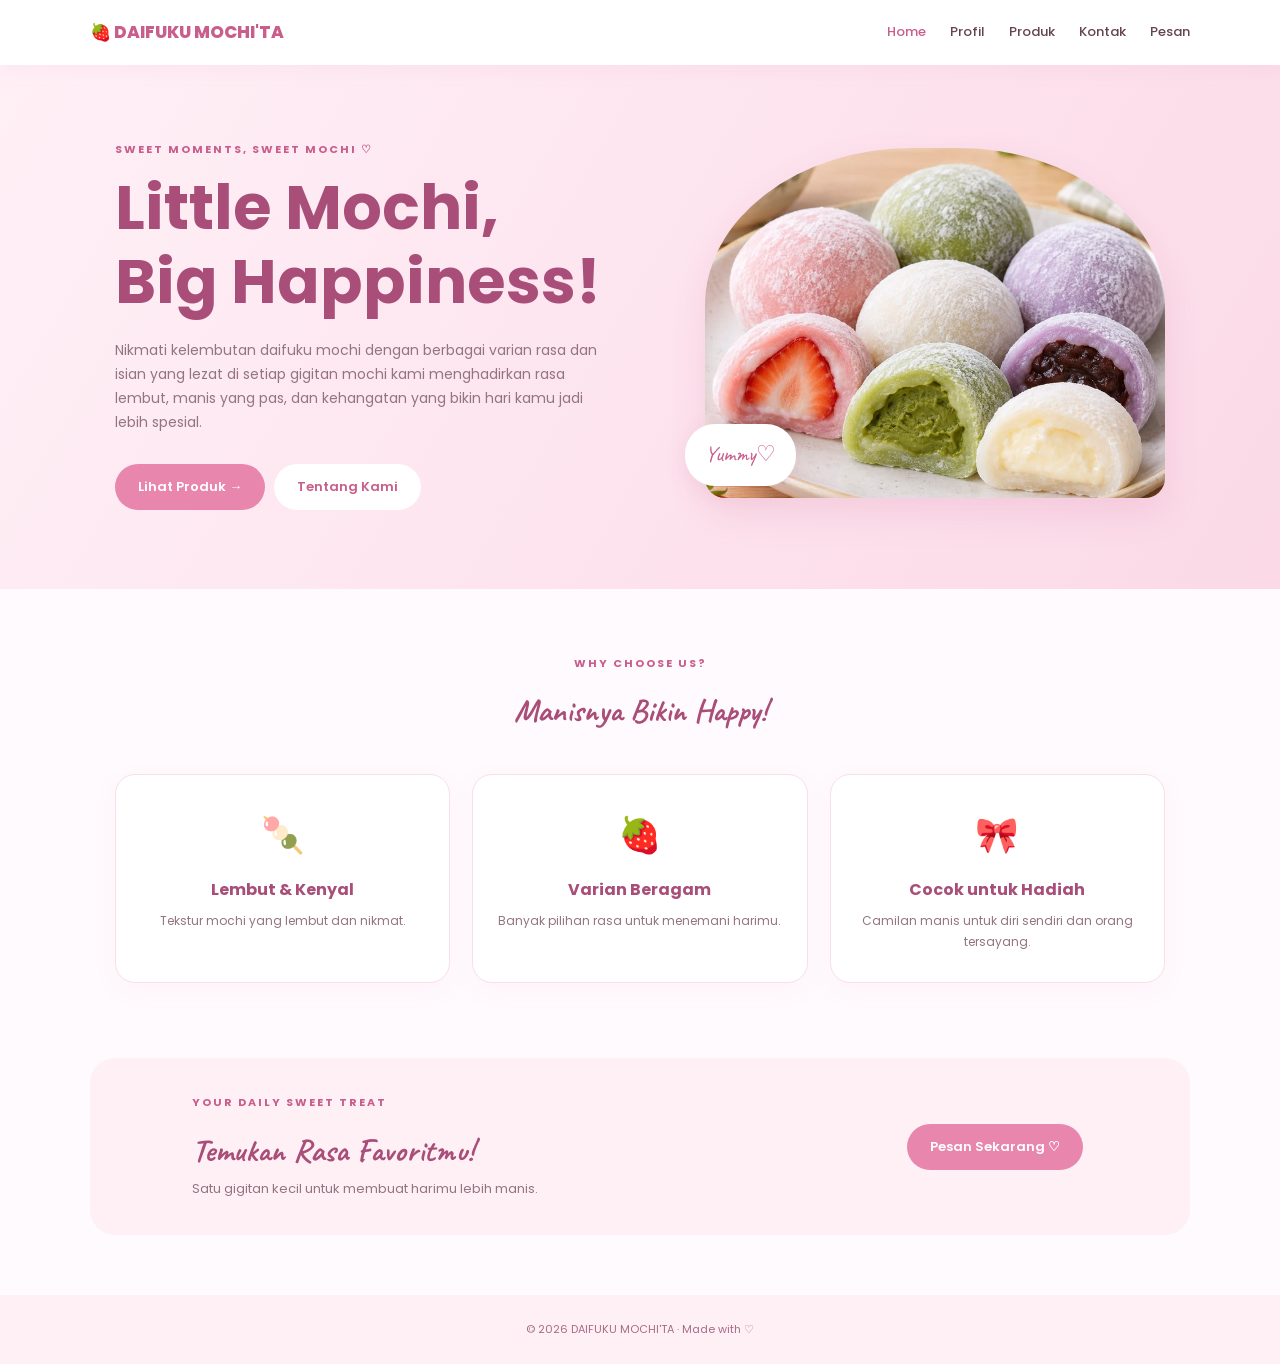
<file: index.html>
<!DOCTYPE html>
<html lang="id">
<head>
    <meta charset="UTF-8">
    <meta name="viewport" content="width=device-width, initial-scale=1.0">
    <title>DAIFUKU MOCHI'TA | Home</title>
    <link rel="stylesheet" href="style.css">
</head>
<body>

<header class="navbar">
    <a href="index.html" class="logo">🍓 DAIFUKU MOCHI'TA</a>
    <nav>
        <a class="active" href="index.html">Home</a>
        <a href="profil.html">Profil</a>
        <a href="produk.html">Produk</a>
        <a href="kontak.html">Kontak</a>
        <a href="pesan.html">Pesan</a>
    </nav>
</header>

<section class="hero">
    <div class="hero-text">
        <p class="tagline">SWEET MOMENTS, SWEET MOCHI ♡</p>
        <h1>Little Mochi,<br>Big Happiness!</h1>
        <p>
            Nikmati kelembutan daifuku mochi dengan berbagai
            varian rasa dan isian yang lezat di setiap gigitan
            mochi kami menghadirkan rasa lembut, manis yang pas,
            dan kehangatan yang bikin hari kamu jadi lebih spesial.
        </p>
        <a href="produk.html" class="btn">Lihat Produk →</a>
        <a href="profil.html" class="btn btn-light">Tentang Kami</a>
    </div>

    <div class="hero-image">
        <img
          src="home.ft.nw.png"
          alt="Inspirasi dessert manis">
        <div class="floating">Yummy♡</div>
    </div>
</section>

<section class="section">
    <p class="tagline center">WHY CHOOSE US?</p>
    <h2 class="section-title">Manisnya Bikin Happy!</h2>

    <div class="features">
        <div class="feature-card">
            <span>🍡</span>
            <h3>Lembut & Kenyal</h3>
            <p>Tekstur mochi yang lembut dan nikmat.</p>
        </div>
        <div class="feature-card">
            <span>🍓</span>
            <h3>Varian Beragam</h3>
            <p>Banyak pilihan rasa untuk menemani harimu.</p>
        </div>
        <div class="feature-card">
            <span>🎀</span>
            <h3>Cocok untuk Hadiah</h3>
            <p>Camilan manis untuk diri sendiri dan orang tersayang.</p>
        </div>
    </div>
</section>

<section class="promo">
    <div>
        <p class="tagline">YOUR DAILY SWEET TREAT</p>
        <h2>Temukan Rasa Favoritmu!</h2>
        <p>Satu gigitan kecil untuk membuat harimu lebih manis.</p>
    </div>
    <a href="pesan.html" class="btn">Pesan Sekarang ♡</a>
</section>

<footer>
    <p>© 2026 DAIFUKU MOCHI'TA · Made with ♡</p>
</footer>

</body>
</html>
</file>
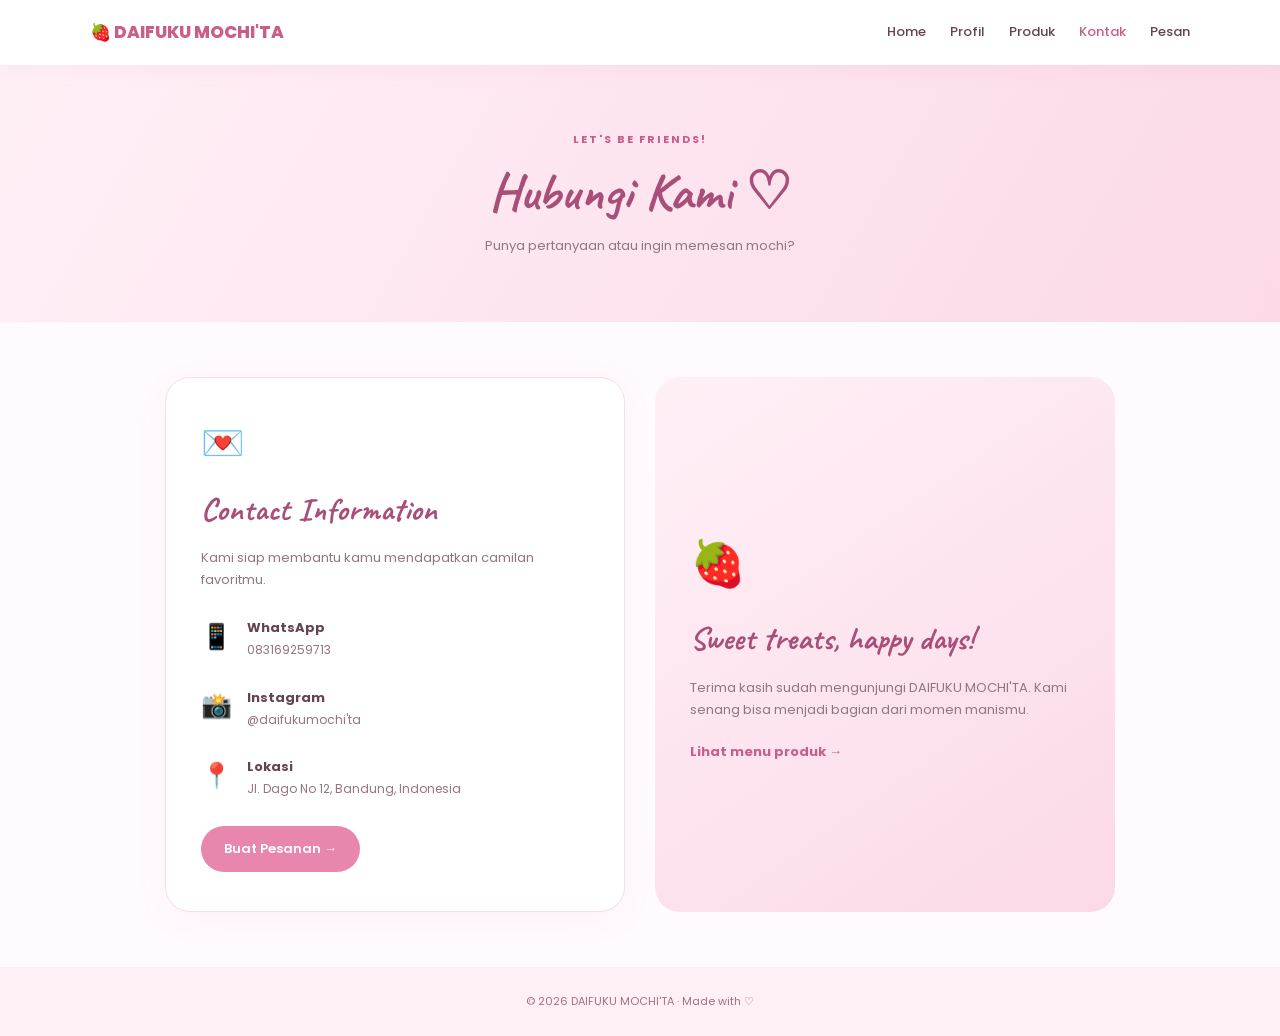
<file: kontak.html>
<!DOCTYPE html>
<html lang="id">
<head>
    <meta charset="UTF-8">
    <meta name="viewport" content="width=device-width, initial-scale=1.0">
    <title>Kontak | DAIFUKU MOCHITA</title>
    <link rel="stylesheet" href="style.css">
</head>
<body>

<header class="navbar">
    <a href="index.html" class="logo">🍓 DAIFUKU MOCHI'TA</a>
    <nav>
        <a href="index.html">Home</a>
        <a href="profil.html">Profil</a>
        <a href="produk.html">Produk</a>
        <a class="active" href="kontak.html">Kontak</a>
        <a href="pesan.html">Pesan</a>
    </nav>
</header>

<section class="page-heading">
    <p class="tagline">LET'S BE FRIENDS!</p>
    <h1>Hubungi Kami ♡</h1>
    <p>Punya pertanyaan atau ingin memesan mochi?</p>
</section>

<section class="contact-section">
    <div class="contact-card">
        <div class="contact-icon">💌</div>
        <h2>Contact Information</h2>
        <p>Kami siap membantu kamu mendapatkan camilan favoritmu.</p>

        <div class="contact-item">
            <span>📱</span>
            <div>
                <strong>WhatsApp</strong>
                <p>083169259713</p>
            </div>
        </div>

        <div class="contact-item">
            <span>📸</span>
            <div>
                <strong>Instagram</strong>
                <p>@daifukumochi'ta</p>
            </div>
        </div>

        <div class="contact-item">
            <span>📍</span>
            <div>
                <strong>Lokasi</strong>
                <p>Jl. Dago No 12, Bandung, Indonesia</p>
            </div>
        </div>

        <a class="btn" href="pesan.html">Buat Pesanan →</a>
    </div>

    <div class="contact-note">
        <span>🍓</span>
        <h2>Sweet treats, happy days!</h2>
        <p>
            Terima kasih sudah mengunjungi DAIFUKU MOCHI'TA.
            Kami senang bisa menjadi bagian dari momen manismu.
        </p>
        <a href="produk.html" class="text-link">Lihat menu produk →</a>
    </div>
</section>

<footer>
    <p>© 2026 DAIFUKU MOCHI'TA · Made with ♡</p>
</footer>

</body>
</html>
</file>
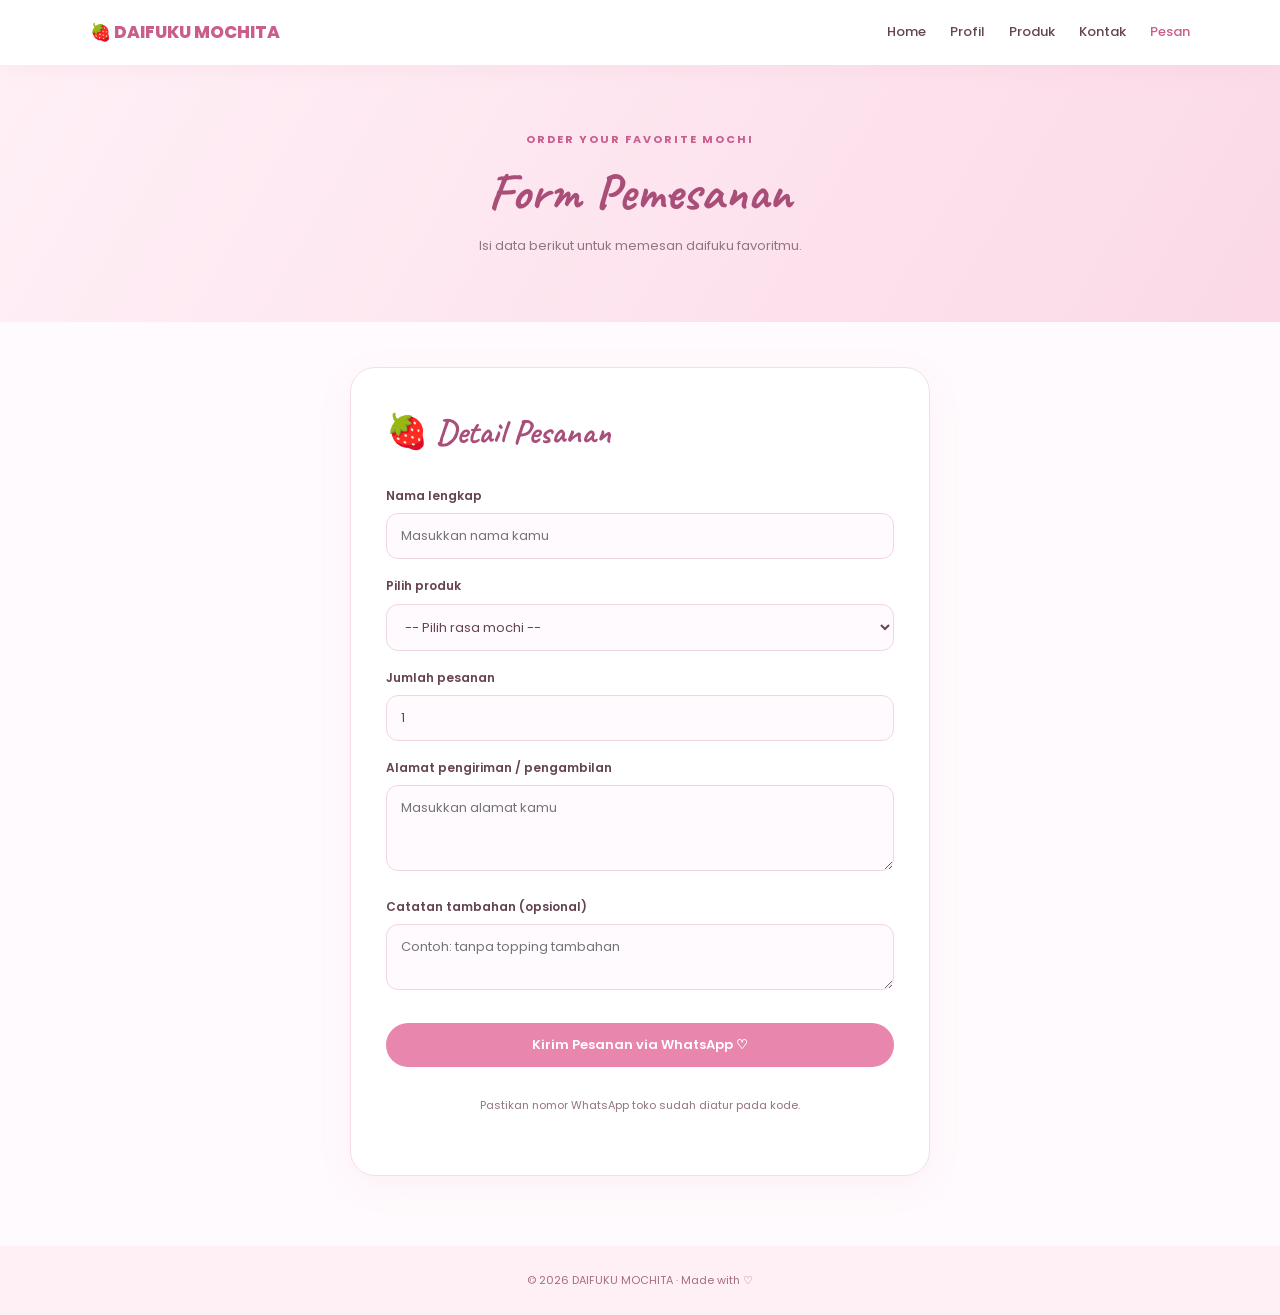
<file: pesan.html>
<!DOCTYPE html>
<html lang="id">
<head>
    <meta charset="UTF-8">
    <meta name="viewport" content="width=device-width, initial-scale=1.0">
    <title>Pesan | DAIFUKU MOCHITA</title>
    <link rel="stylesheet" href="style.css">
</head>
<body>

<header class="navbar">
    <a href="index.html" class="logo">🍓 DAIFUKU MOCHITA</a>
    <nav>
        <a href="index.html">Home</a>
        <a href="profil.html">Profil</a>
        <a href="produk.html">Produk</a>
        <a href="kontak.html">Kontak</a>
        <a class="active" href="pesan.html">Pesan</a>
    </nav>
</header>

<section class="page-heading">
    <p class="tagline">ORDER YOUR FAVORITE MOCHI</p>
    <h1>Form Pemesanan</h1>
    <p>Isi data berikut untuk memesan daifuku favoritmu.</p>
</section>

<section class="order-section">
    <form class="order-form" id="orderForm">
        <h2>🍓 Detail Pesanan</h2>

        <label for="nama">Nama lengkap</label>
        <input type="text" id="nama" placeholder="Masukkan nama kamu" required>

        <label for="produk">Pilih produk</label>
        <select id="produk" required>
            <option value="">-- Pilih rasa mochi --</option>
            <option value="Strawberry Cheese">Strawberry Cheese - Rp10.000</option>
            <option value="Matcha Cheese">Matcha Cheese - Rp10.000</option>
            <option value="Chocolate">Chocolate - Rp10.000</option>
            <option value="Taro Cream">Taro Cream - Rp10.000</option>
            <option value="Vanilla Milk">Vanilla Milk - Rp10.000</option>
            <option value="Mix Mochi Box">Mix Mochi Box - Rp25.000</option>
        </select>

        <label for="jumlah">Jumlah pesanan</label>
        <input type="number" id="jumlah" min="1" max="100" value="1" required>

        <label for="alamat">Alamat pengiriman / pengambilan</label>
        <textarea id="alamat" rows="3" placeholder="Masukkan alamat kamu" required></textarea>

        <label for="catatan">Catatan tambahan (opsional)</label>
        <textarea id="catatan" rows="2" placeholder="Contoh: tanpa topping tambahan"></textarea>

        <button type="submit" class="btn submit-btn">
            Kirim Pesanan via WhatsApp ♡
        </button>

        <p class="note" id="pesanStatus">
            Pastikan nomor WhatsApp toko sudah diatur pada kode.
        </p>
    </form>
</section>

<footer>
    <p>© 2026 DAIFUKU MOCHITA · Made with ♡</p>
</footer>

<script>
    const nomorToko = "628169259713";
    // Ganti dengan nomor WhatsApp toko yang benar.
    // Gunakan kode negara 62 tanpa tanda +.

    document.getElementById("orderForm").addEventListener("submit", function(e) {
        e.preventDefault();

        const nama = document.getElementById("nama").value.trim();
        const produk = document.getElementById("produk").value;
        const jumlah = Number(document.getElementById("jumlah").value);
        const alamat = document.getElementById("alamat").value.trim();
        const catatan = document.getElementById("catatan").value.trim();

        if (!nama || !produk || !alamat || jumlah < 1) {
            alert("Mohon lengkapi data pesanan terlebih dahulu.");
            return;
        }

        const harga = produk === "Mix Mochi Box" ? 25000 : 10000;
        const total = harga * jumlah;

        const pesan =
            "Halo DAIFUKU MOCHITA! 🍓%0A%0A" +
            "*PESANAN MOCHI*%0A" +
            "Nama: " + nama + "%0A" +
            "Produk: " + produk + "%0A" +
            "Jumlah: " + jumlah + "%0A" +
            "Harga satuan: Rp" + harga.toLocaleString("id-ID") + "%0A" +
            "Total sementara: Rp" + total.toLocaleString("id-ID") + "%0A" +
            "Alamat: " + alamat + "%0A" +
            "Catatan: " + (catatan || "-");

        if (nomorToko === "628169259713") {
            alert("Ganti nomorToko pada kode dengan nomor WhatsApp toko kamu terlebih dahulu.");
            return;
        }

        window.open("https://wa.me/" + nomorToko + "?text=" + pesan, "_blank");
    });
</script>

</body>
</html>
</file>
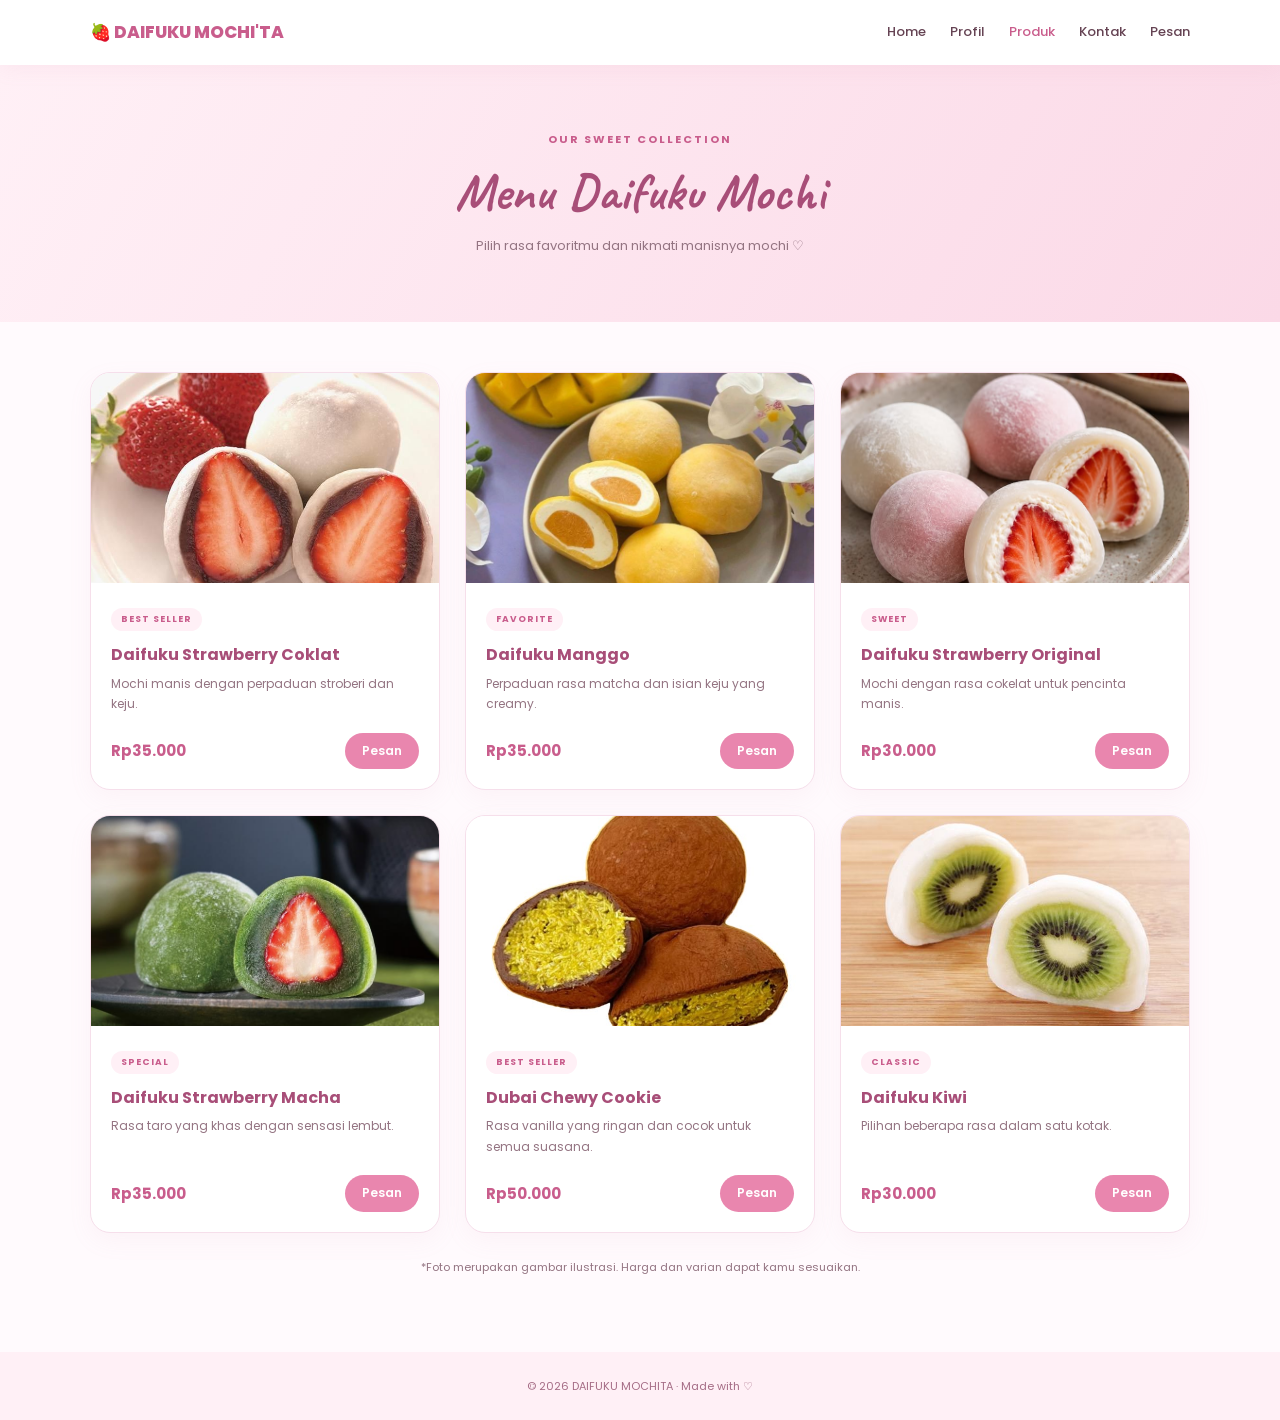
<file: produk.html>
<!DOCTYPE html>
<html lang="id">
<head>
    <meta charset="UTF-8">
    <meta name="viewport" content="width=device-width, initial-scale=1.0">
    <title>Produk | DAIFUKU MOCHITA</title>
    <link rel="stylesheet" href="style.css">
</head>
<body>

<header class="navbar">
    <a href="index.html" class="logo">🍓 DAIFUKU MOCHI'TA</a>
    <nav>
        <a href="index.html">Home</a>
        <a href="profil.html">Profil</a>
        <a class="active" href="produk.html">Produk</a>
        <a href="kontak.html">Kontak</a>
        <a href="pesan.html">Pesan</a>
    </nav>
</header>

<section class="page-heading">
    <p class="tagline">OUR SWEET COLLECTION</p>
    <h1>Menu Daifuku Mochi</h1>
    <p>Pilih rasa favoritmu dan nikmati manisnya mochi ♡</p>
</section>

<section class="product-section">

    <div class="product-grid">

        <div class="product-card">
            <img src="mochi.st.jfif" alt="Strawberry Cheese">
            <div class="product-info">
                <span class="product-label">BEST SELLER</span>
                <h3> Daifuku Strawberry Coklat </h3>
                <p>Mochi manis dengan perpaduan stroberi dan keju.</p>
                <div class="product-bottom">
                    <strong>Rp35.000</strong>
                    <a href="pesan.html" class="small-btn">Pesan</a>
                </div>
            </div>
        </div>

        <div class="product-card">
            <img src="mochi.mg.jfif" alt="Matcha Cheese">
            <div class="product-info">
                <span class="product-label">FAVORITE</span>
                <h3> Daifuku Manggo </h3>
                <p>Perpaduan rasa matcha dan isian keju yang creamy.</p>
                <div class="product-bottom">
                    <strong>Rp35.000</strong>
                    <a href="pesan.html" class="small-btn">Pesan</a>
                </div>
            </div>
        </div>

        <div class="product-card">
            <img src="mochi.ori.jfif" alt="Chocolate">
            <div class="product-info">
                <span class="product-label">SWEET</span>
                <h3> Daifuku Strawberry Original </h3>
                <p>Mochi dengan rasa cokelat untuk pencinta manis.</p>
                <div class="product-bottom">
                    <strong>Rp30.000</strong>
                    <a href="pesan.html" class="small-btn">Pesan</a>
                </div>
            </div>
        </div>

        <div class="product-card">
            <img src="mochi.mc.jfif" alt="Taro">
            <div class="product-info">
                <span class="product-label">SPECIAL</span>
                <h3> Daifuku Strawberry Macha </h3>
                <p>Rasa taro yang khas dengan sensasi lembut.</p>
                <div class="product-bottom">
                    <strong>Rp35.000</strong>
                    <a href="pesan.html" class="small-btn">Pesan</a>
                </div>
            </div>
        </div>

        <div class="product-card">
            <img src="mochi.dc.jfif" alt="Vanilla">
            <div class="product-info">
                <span class="product-label">BEST SELLER</span>
                <h3> Dubai Chewy Cookie </h3>
                <p>Rasa vanilla yang ringan dan cocok untuk semua suasana.</p>
                <div class="product-bottom">
                    <strong>Rp50.000</strong>
                    <a href="pesan.html" class="small-btn">Pesan</a>
                </div>
            </div>
        </div>

        <div class="product-card">
            <img src="mochi.kw.jfif" alt="Mix Mochi">
            <div class="product-info">
                <span class="product-label">CLASSIC</span>
                <h3> Daifuku Kiwi </h3>
                <p>Pilihan beberapa rasa dalam satu kotak.</p>
                <div class="product-bottom">
                    <strong>Rp30.000</strong>
                    <a href="pesan.html" class="small-btn">Pesan</a>
                </div>
            </div>
        </div>

    </div>

    <p class="note">
        *Foto merupakan gambar ilustrasi. Harga dan varian dapat kamu sesuaikan.
    </p>
</section>

<footer>
    <p>© 2026 DAIFUKU MOCHITA · Made with ♡</p>
</footer>

</body>
</html>
</file>
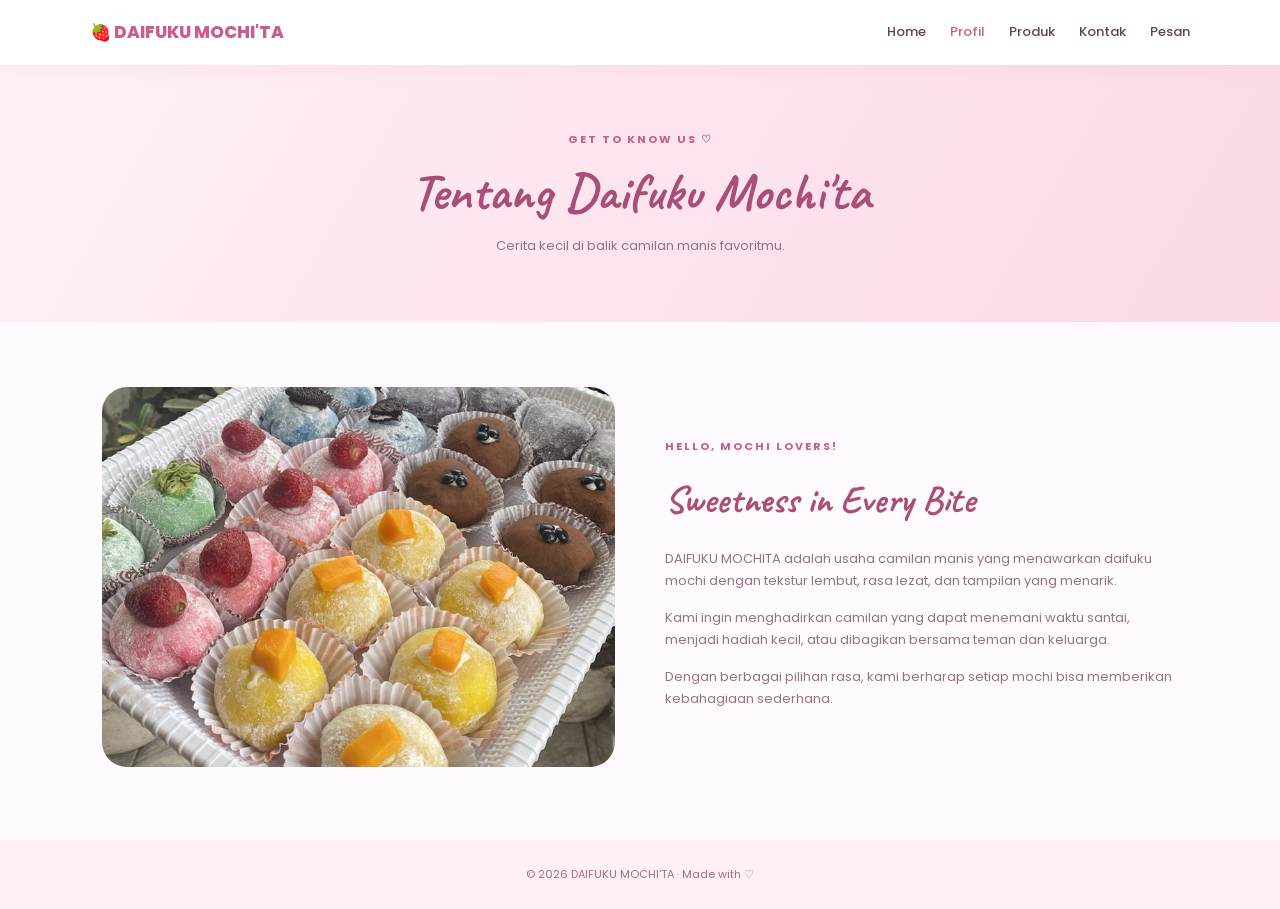
<file: profil.html>
<!DOCTYPE html>
<html lang="id">
<head>
    <meta charset="UTF-8">
    <meta name="viewport" content="width=device-width, initial-scale=1.0">
    <title>Profil | DAIFUKU MOCHITA</title>
    <link rel="stylesheet" href="style.css">
</head>
<body>

<header class="navbar">
    <a href="index.html" class="logo">🍓 DAIFUKU MOCHI'TA</a>
    <nav>
        <a href="index.html">Home</a>
        <a class="active" href="profil.html">Profil</a>
        <a href="produk.html">Produk</a>
        <a href="kontak.html">Kontak</a>
        <a href="pesan.html">Pesan</a>
    </nav>
</header>

<section class="page-heading">
    <p class="tagline">GET TO KNOW US ♡</p>
    <h1>Tentang Daifuku Mochi'ta</h1>
    <p>Cerita kecil di balik camilan manis favoritmu.</p>
</section>

<section class="about section">
    <div class="about-image">
        <img
          src="mochi.png"
          alt="Aneka dessert manis">
    </div>

    <div class="about-text">
        <p class="tagline">HELLO, MOCHI LOVERS!</p>
        <h2>Sweetness in Every Bite</h2>
        <p>
            DAIFUKU MOCHITA adalah usaha camilan manis yang
            menawarkan daifuku mochi dengan tekstur lembut,
            rasa lezat, dan tampilan yang menarik.
        </p>
        <p>
            Kami ingin menghadirkan camilan yang dapat menemani
            waktu santai, menjadi hadiah kecil, atau dibagikan
            bersama teman dan keluarga.
        </p>
        <p>
            Dengan berbagai pilihan rasa, kami berharap setiap
            mochi bisa memberikan kebahagiaan sederhana.
        </p>
    </div>
</section>

<footer>
    <p>© 2026 DAIFUKU MOCHI'TA · Made with ♡</p>
</footer>

</body>
</html>
</file>
<file: style.css>
@import url('https://fonts.googleapis.com/css2?family=Caveat:wght@500;600;700&family=Poppins:wght@300;400;500;600;700;800&display=swap');

:root {
    --pink: #e986ae;
    --pink-dark: #c95d8c;
    --pink-light: #fff0f6;
    --pink-soft: #fce0eb;
    --white: #ffffff;
    --text: #654353;
    --muted: #947482;
}

* {
    margin: 0;
    padding: 0;
    box-sizing: border-box;
}

html {
    scroll-behavior: smooth;
}

body {
    font-family: 'Poppins', sans-serif;
    background: #fffafd;
    color: var(--text);
    line-height: 1.7;
}

a {
    text-decoration: none;
    color: inherit;
}

.navbar {
    display: flex;
    justify-content: space-between;
    align-items: center;
    padding: 18px 7%;
    background: white;
    box-shadow: 0 3px 20px #d88baa18;
    position: sticky;
    top: 0;
    z-index: 10;
    gap: 20px;
}

.logo {
    color: var(--pink-dark);
    font-weight: 800;
    font-size: 17px;
    white-space: nowrap;
}

nav {
    display: flex;
    align-items: center;
    gap: 24px;
}

nav a {
    font-size: 13px;
    font-weight: 500;
    transition: 0.3s;
}

nav a:hover,
nav a.active {
    color: var(--pink-dark);
}

.hero {
    display: flex;
    align-items: center;
    justify-content: space-between;
    gap: 50px;
    padding: 75px 9%;
    background: linear-gradient(120deg, #fff0f6, #fbd9e7);
    min-height: 500px;
}

.hero-text {
    flex: 1;
}

.tagline {
    color: var(--pink-dark);
    font-size: 11px;
    font-weight: 700;
    letter-spacing: 2px;
    margin-bottom: 12px;
}

.hero h1 {
    font-size: clamp(38px, 5vw, 62px);
    line-height: 1.2;
    color: #a84e78;
    margin-bottom: 20px;
}

.hero-text > p:not(.tagline) {
    max-width: 490px;
    color: var(--muted);
    font-size: 14px;
    margin-bottom: 25px;
}

.hero-image {
    flex: 1;
    max-width: 460px;
    position: relative;
}

.hero-image img {
    width: 100%;
    height: 350px;
    object-fit: cover;
    border-radius: 45% 45% 20px 20px;
    box-shadow: 0 15px 35px #c95d8c25;
}

.floating {
    position: absolute;
    bottom: 20px;
    left: -20px;
    background: white;
    color: var(--pink-dark);
    padding: 12px 20px;
    border-radius: 30px;
    box-shadow: 0 5px 20px #c95d8c20;
    font-family: 'Caveat', cursive;
    font-size: 22px;
}

.btn {
    display: inline-block;
    border: none;
    background: var(--pink);
    color: white;
    padding: 12px 23px;
    border-radius: 30px;
    font-family: inherit;
    font-size: 13px;
    font-weight: 600;
    cursor: pointer;
    transition: 0.3s;
    margin: 4px 5px 4px 0;
}

.btn:hover,
.small-btn:hover {
    background: var(--pink-dark);
    transform: translateY(-2px);
}

.btn-light {
    background: white;
    color: var(--pink-dark);
}

.section {
    padding: 65px 8%;
}

.center,
.section-title {
    text-align: center;
}

.section-title {
    font-size: 32px;
    color: #a84e78;
    margin-bottom: 35px;
    font-family: 'Caveat', cursive;
    font-weight: 700;
}

.features {
    display: grid;
    grid-template-columns: repeat(3, minmax(0, 1fr));
    gap: 22px;
    max-width: 1050px;
    margin: 0 auto;
}

.feature-card {
    background: white;
    border: 1px solid #f8dfeb;
    padding: 30px 22px;
    border-radius: 20px;
    text-align: center;
    box-shadow: 0 7px 25px #d88baa10;
}

.feature-card span {
    font-size: 35px;
}

.feature-card h3 {
    font-size: 16px;
    margin: 12px 0 8px;
    color: #a84e78;
}

.feature-card p {
    font-size: 12px;
    color: var(--muted);
}

.promo {
    background: var(--pink-light);
    padding: 35px 8%;
    margin: 10px 7% 60px;
    border-radius: 25px;
    display: flex;
    align-items: center;
    justify-content: space-between;
    gap: 20px;
}

.promo h2 {
    font-family: 'Caveat', cursive;
    font-size: 32px;
    color: #a84e78;
}

.promo p:not(.tagline) {
    font-size: 13px;
    color: var(--muted);
}

.page-heading {
    text-align: center;
    padding: 65px 20px;
    background: linear-gradient(120deg, #fff0f6, #fbd9e7);
}

.page-heading h1 {
    font-family: 'Caveat', cursive;
    font-size: clamp(35px, 5vw, 52px);
    color: #a84e78;
    line-height: 1.2;
    margin-bottom: 12px;
}

.page-heading > p:last-child {
    font-size: 13px;
    color: var(--muted);
}

.about {
    display: flex;
    align-items: center;
    gap: 50px;
}

.about-image,
.about-text {
    flex: 1;
    min-width: 0;
}

.about-image img {
    width: 100%;
    height: 380px;
    object-fit: cover;
    border-radius: 25px;
}

.about-text h2 {
    color: #a84e78;
    font-family: 'Caveat', cursive;
    font-size: 38px;
    margin-bottom: 15px;
}

.about-text p:not(.tagline) {
    color: var(--muted);
    font-size: 13px;
    margin-bottom: 15px;
}

.product-section {
    padding: 50px 7%;
}

.product-grid {
    display: grid;
    grid-template-columns: repeat(3, minmax(0, 1fr));
    gap: 25px;
    max-width: 1150px;
    margin: auto;
}

.product-card {
    background: white;
    border-radius: 20px;
    overflow: hidden;
    border: 1px solid #f6dfeb;
    box-shadow: 0 8px 25px #d88baa12;
    transition: 0.3s;
}

.product-card:hover {
    transform: translateY(-5px);
    box-shadow: 0 12px 30px #d88baa25;
}

.product-card > img {
    width: 100%;
    height: 210px;
    object-fit: cover;
    display: block;
}

.product-info {
    padding: 20px;
}

.product-label {
    display: inline-block;
    background: #fff0f6;
    color: var(--pink-dark);
    border-radius: 20px;
    padding: 4px 10px;
    font-size: 9px;
    font-weight: 700;
    letter-spacing: 1px;
}

.product-info h3 {
    margin: 10px 0 5px;
    color: #a84e78;
    font-size: 16px;
}

.product-info p {
    color: var(--muted);
    font-size: 12px;
    min-height: 42px;
}

.product-bottom {
    display: flex;
    align-items: center;
    justify-content: space-between;
    gap: 10px;
    margin-top: 17px;
}

.product-bottom strong {
    color: var(--pink-dark);
    font-size: 15px;
}

.small-btn {
    background: var(--pink);
    color: white;
    padding: 8px 17px;
    border-radius: 20px;
    font-size: 12px;
    font-weight: 600;
    transition: 0.3s;
}

.note {
    text-align: center;
    color: var(--muted);
    font-size: 11px;
    margin: 25px 0;
}

.contact-section {
    display: grid;
    grid-template-columns: 1fr 1fr;
    gap: 30px;
    max-width: 1000px;
    padding: 55px 25px;
    margin: auto;
}

.contact-card,
.contact-note {
    padding: 35px;
    border-radius: 25px;
}

.contact-card {
    background: white;
    border: 1px solid #f5dce8;
    box-shadow: 0 8px 30px #d88baa12;
}

.contact-icon {
    font-size: 35px;
}

.contact-card h2,
.contact-note h2 {
    font-family: 'Caveat', cursive;
    font-size: 32px;
    color: #a84e78;
    margin: 10px 0;
}

.contact-card > p,
.contact-note p {
    font-size: 13px;
    color: var(--muted);
}

.contact-item {
    display: flex;
    gap: 15px;
    align-items: center;
    margin: 22px 0;
}

.contact-item > span {
    font-size: 25px;
}

.contact-item strong {
    font-size: 13px;
}

.contact-item p {
    font-size: 12px;
    color: var(--muted);
}

.contact-note {
    background: linear-gradient(145deg, #fff0f6, #fbd9e7);
    display: flex;
    flex-direction: column;
    justify-content: center;
}

.contact-note > span {
    font-size: 45px;
}

.text-link {
    color: var(--pink-dark);
    font-size: 13px;
    font-weight: 700;
    margin-top: 20px;
}

.order-section {
    padding: 45px 20px 70px;
}

.order-form {
    max-width: 580px;
    margin: auto;
    background: white;
    border: 1px solid #f5dce8;
    box-shadow: 0 10px 35px #d88baa15;
    border-radius: 25px;
    padding: 35px;
}

.order-form h2 {
    font-family: 'Caveat', cursive;
    font-size: 34px;
    color: #a84e78;
    margin-bottom: 25px;
}

.order-form label {
    display: block;
    margin: 17px 0 7px;
    font-size: 12px;
    font-weight: 600;
}

.order-form input,
.order-form select,
.order-form textarea {
    width: 100%;
    border: 1px solid #efd6e2;
    background: #fffafd;
    border-radius: 12px;
    padding: 12px 14px;
    font-family: inherit;
    font-size: 13px;
    color: var(--text);
    outline: none;
}

.order-form input:focus,
.order-form select:focus,
.order-form textarea:focus {
    border-color: var(--pink);
}

.order-form textarea {
    resize: vertical;
}

.submit-btn {
    width: 100%;
    margin-top: 25px;
}

footer {
    text-align: center;
    padding: 25px 15px;
    background: #fff0f6;
    color: #a56c85;
    font-size: 11px;
}

/* RESPONSIVE UNTUK HP DAN TABLET */

@media (max-width: 850px) {
    .navbar {
        flex-direction: column;
        gap: 12px;
        padding: 15px;
    }

    nav {
        justify-content: center;
        flex-wrap: wrap;
        gap: 10px 18px;
    }

    .hero {
        flex-direction: column;
        padding: 45px 7%;
        gap: 30px;
    }

    .hero-image {
        width: 100%;
    }

    .hero-image img {
        height: 280px;
    }

    .features {
        grid-template-columns: repeat(2, minmax(0, 1fr));
    }

    .product-grid {
        grid-template-columns: repeat(2, minmax(0, 1fr));
    }

    .about {
        flex-direction: column;
    }

    .about-image,
    .about-text {
        width: 100%;
    }

    .contact-section {
        grid-template-columns: 1fr;
    }
}

@media (max-width: 520px) {
    .logo {
        font-size: 15px;
    }

    nav {
        gap: 8px 14px;
    }

    nav a {
        font-size: 12px;
    }

    .hero h1 {
        font-size: 42px;
    }

    .features,
    .product-grid {
        grid-template-columns: 1fr;
    }

    .product-card > img {
        height: 240px;
    }

    .section {
        padding: 45px 6%;
    }

    .promo {
        flex-direction: column;
        align-items: flex-start;
        margin: 10px 5% 40px;
        padding: 25px;
    }

    .contact-card,
    .contact-note,
    .order-form {
        padding: 23px;
    }

    .page-heading {
        padding: 45px 15px;
    }
}
</file>
